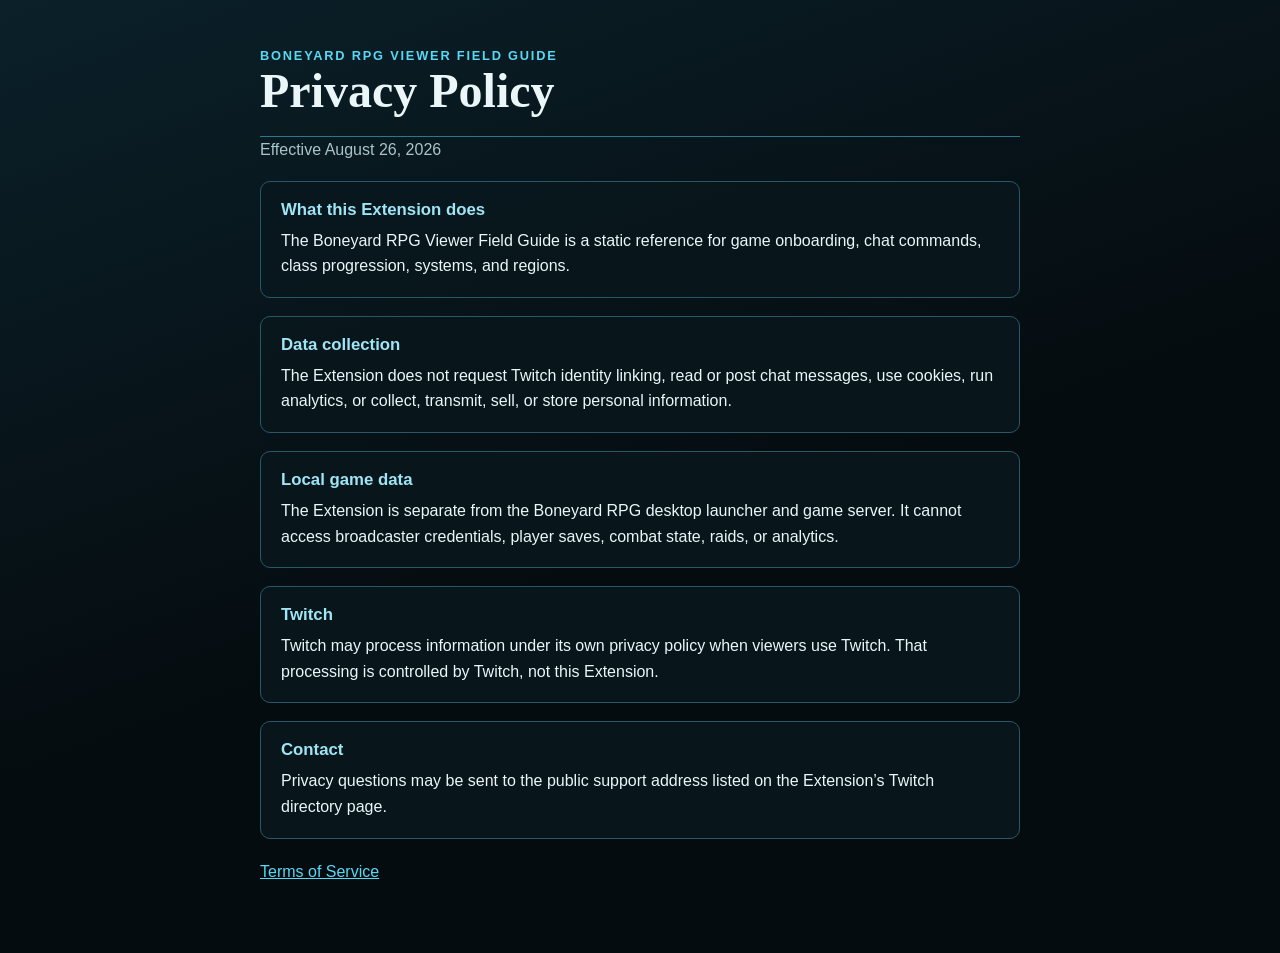
<file: privacy.html>
<!doctype html>
<html lang="en">
<head>
  <meta charset="utf-8">
  <meta name="viewport" content="width=device-width, initial-scale=1">
  <title>Boneyard RPG Viewer Field Guide — Privacy Policy</title>
  <style>
    :root { color-scheme: dark; font-family: Arial, sans-serif; background: #050c10; color: #eaf6f8; }
    body { margin: 0; background: linear-gradient(160deg, #0b2029, #050c10 55%); min-height: 100vh; }
    main { width: min(760px, calc(100% - 40px)); margin: 0 auto; padding: 48px 0 72px; }
    header { border-bottom: 1px solid #2c788b; padding-bottom: 18px; }
    h1 { margin: 0; font-family: Georgia, serif; font-size: clamp(2rem, 6vw, 3rem); }
    .eyebrow { color: #58d8f3; font-size: .8rem; font-weight: 800; letter-spacing: .14em; text-transform: uppercase; }
    .updated { color: #a9c4ca; }
    section { background: rgba(8, 23, 29, .88); border: 1px solid #285767; border-radius: 10px; margin-top: 18px; padding: 18px 20px; }
    h2 { color: #9ee5f5; font-size: 1.05rem; margin: 0 0 8px; }
    p { line-height: 1.6; margin: 0; }
    nav { display: flex; gap: 18px; margin-top: 24px; }
    a { color: #58d8f3; }
  </style>
</head>
<body>
  <main>
    <header><div class="eyebrow">Boneyard RPG Viewer Field Guide</div><h1>Privacy Policy</h1></header>
    <p class="updated">Effective August 26, 2026</p>
    <section><h2>What this Extension does</h2><p>The Boneyard RPG Viewer Field Guide is a static reference for game onboarding, chat commands, class progression, systems, and regions.</p></section>
    <section><h2>Data collection</h2><p>The Extension does not request Twitch identity linking, read or post chat messages, use cookies, run analytics, or collect, transmit, sell, or store personal information.</p></section>
    <section><h2>Local game data</h2><p>The Extension is separate from the Boneyard RPG desktop launcher and game server. It cannot access broadcaster credentials, player saves, combat state, raids, or analytics.</p></section>
    <section><h2>Twitch</h2><p>Twitch may process information under its own privacy policy when viewers use Twitch. That processing is controlled by Twitch, not this Extension.</p></section>
    <section><h2>Contact</h2><p>Privacy questions may be sent to the public support address listed on the Extension’s Twitch directory page.</p></section>
    <nav><a href="./terms.html">Terms of Service</a></nav>
  </main>
</body>
</html>
</file>
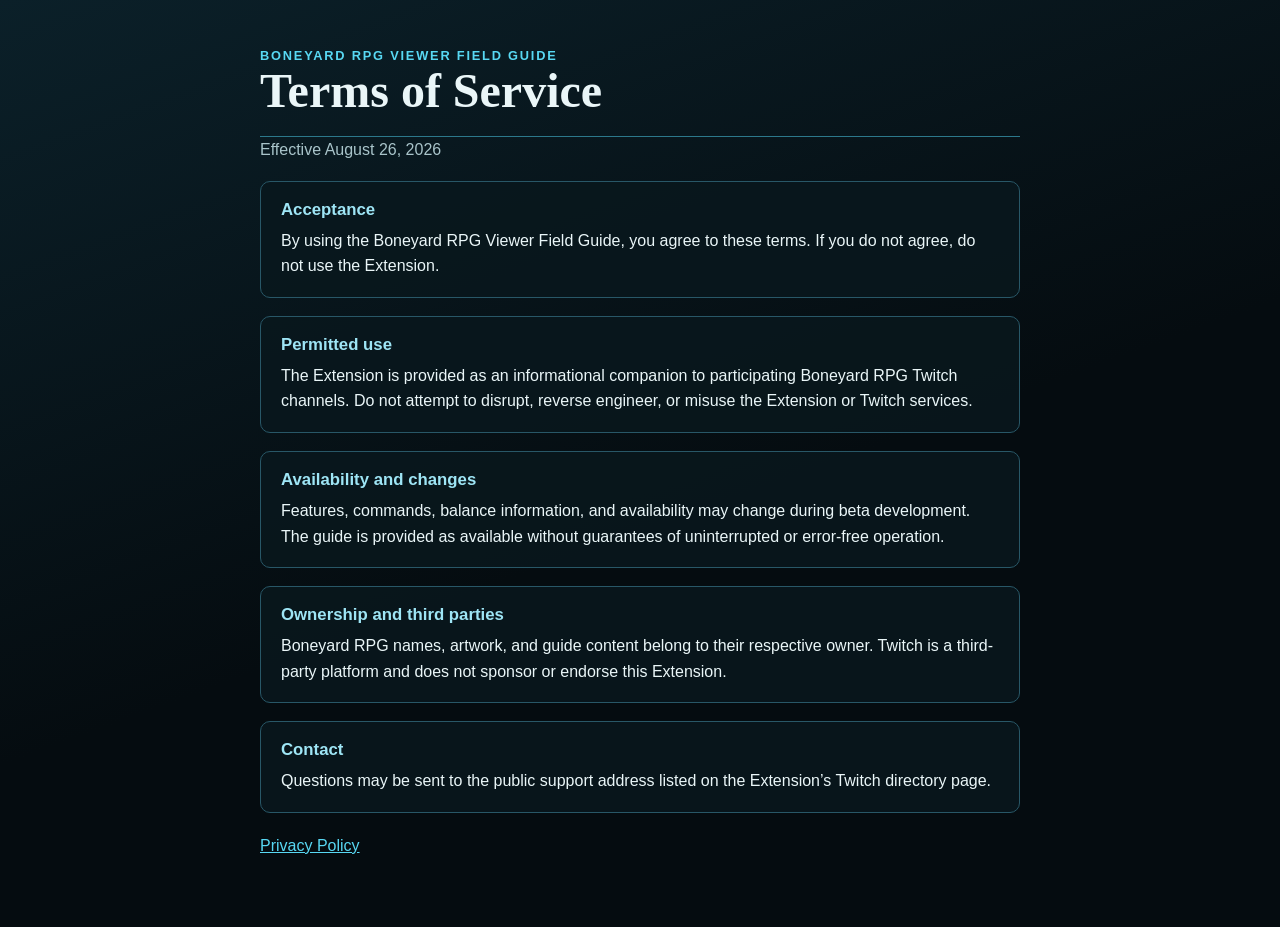
<file: terms.html>
<!doctype html>
<html lang="en">
<head>
  <meta charset="utf-8">
  <meta name="viewport" content="width=device-width, initial-scale=1">
  <title>Boneyard RPG Viewer Field Guide — Terms of Service</title>
  <style>
    :root { color-scheme: dark; font-family: Arial, sans-serif; background: #050c10; color: #eaf6f8; }
    body { margin: 0; background: linear-gradient(160deg, #0b2029, #050c10 55%); min-height: 100vh; }
    main { width: min(760px, calc(100% - 40px)); margin: 0 auto; padding: 48px 0 72px; }
    header { border-bottom: 1px solid #2c788b; padding-bottom: 18px; }
    h1 { margin: 0; font-family: Georgia, serif; font-size: clamp(2rem, 6vw, 3rem); }
    .eyebrow { color: #58d8f3; font-size: .8rem; font-weight: 800; letter-spacing: .14em; text-transform: uppercase; }
    .updated { color: #a9c4ca; }
    section { background: rgba(8, 23, 29, .88); border: 1px solid #285767; border-radius: 10px; margin-top: 18px; padding: 18px 20px; }
    h2 { color: #9ee5f5; font-size: 1.05rem; margin: 0 0 8px; }
    p { line-height: 1.6; margin: 0; }
    nav { display: flex; gap: 18px; margin-top: 24px; }
    a { color: #58d8f3; }
  </style>
</head>
<body>
  <main>
    <header><div class="eyebrow">Boneyard RPG Viewer Field Guide</div><h1>Terms of Service</h1></header>
    <p class="updated">Effective August 26, 2026</p>
    <section><h2>Acceptance</h2><p>By using the Boneyard RPG Viewer Field Guide, you agree to these terms. If you do not agree, do not use the Extension.</p></section>
    <section><h2>Permitted use</h2><p>The Extension is provided as an informational companion to participating Boneyard RPG Twitch channels. Do not attempt to disrupt, reverse engineer, or misuse the Extension or Twitch services.</p></section>
    <section><h2>Availability and changes</h2><p>Features, commands, balance information, and availability may change during beta development. The guide is provided as available without guarantees of uninterrupted or error-free operation.</p></section>
    <section><h2>Ownership and third parties</h2><p>Boneyard RPG names, artwork, and guide content belong to their respective owner. Twitch is a third-party platform and does not sponsor or endorse this Extension.</p></section>
    <section><h2>Contact</h2><p>Questions may be sent to the public support address listed on the Extension’s Twitch directory page.</p></section>
    <nav><a href="./privacy.html">Privacy Policy</a></nav>
  </main>
</body>
</html>
</file>
